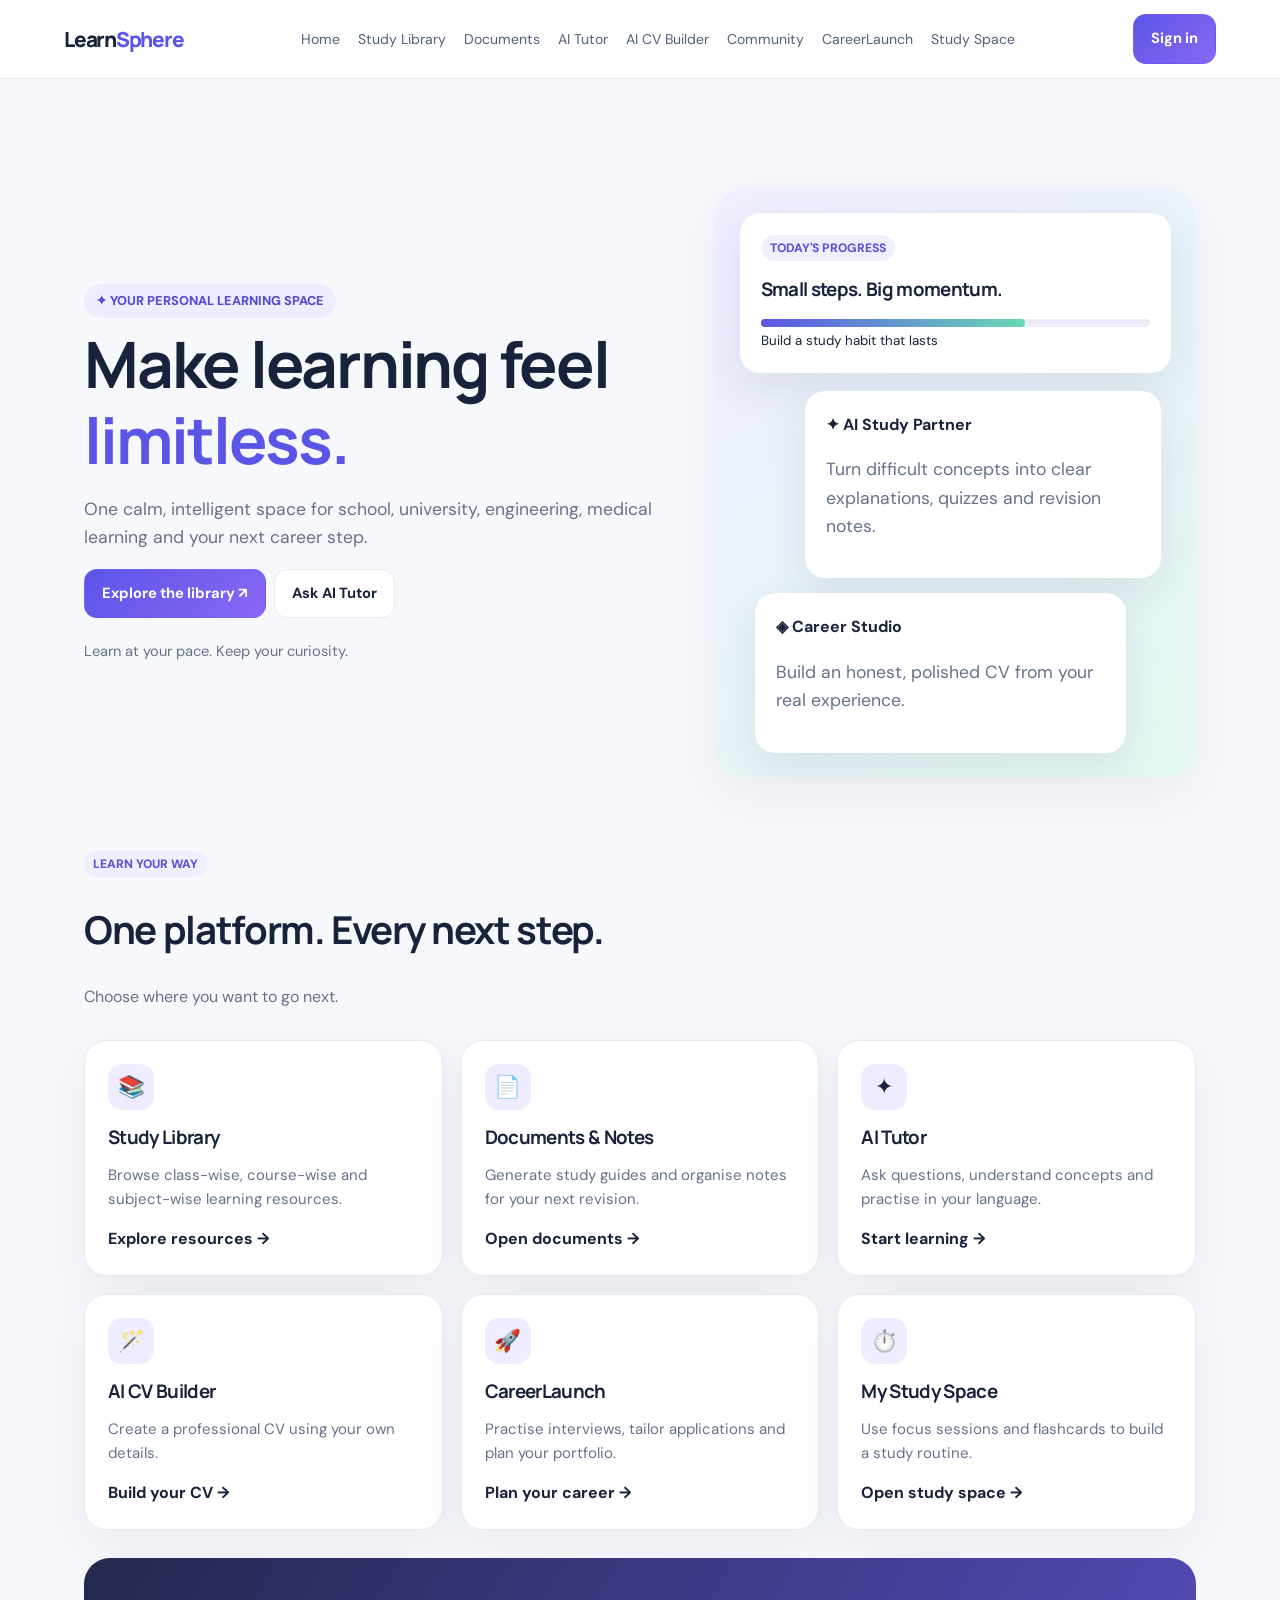
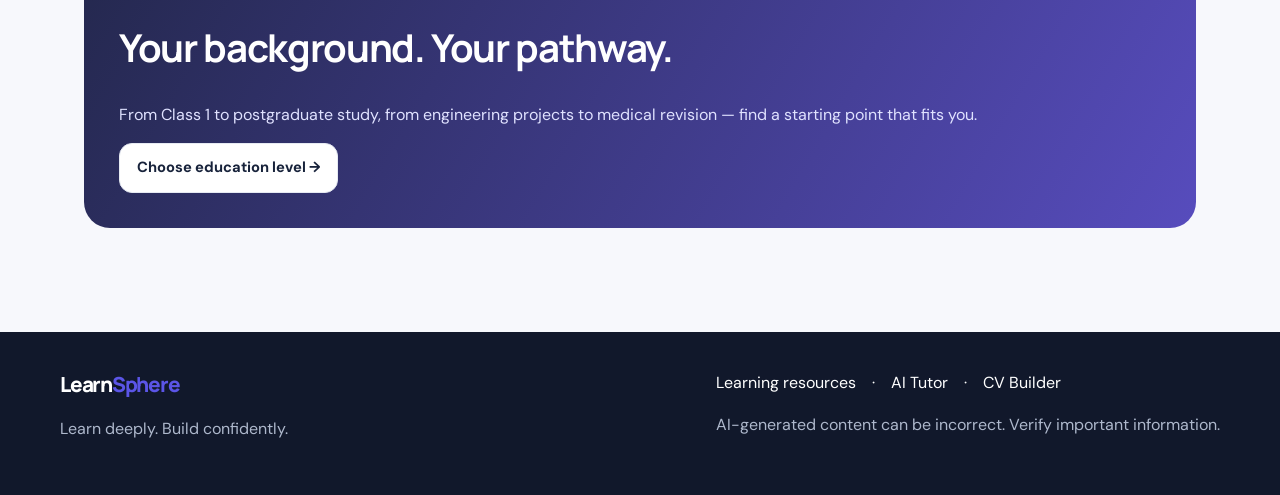
<file: learnsphere_auth/index.html>
<!doctype html><html lang="en"><head><meta charset="utf-8"><meta name="viewport" content="width=device-width,initial-scale=1"><meta name="description" content="LearnSphere AI learning and career tools"><title>Learn, grow and build | LearnSphere</title><link rel="stylesheet" href="styles.css"></head><body><div id="site-nav" class="nav"></div><main class="wrap"><section class="hero"><div class="reveal"><span class="eyebrow">✦ YOUR PERSONAL LEARNING SPACE</span><h1>Make learning feel <span style="color:var(--brand)">limitless.</span></h1><p>One calm, intelligent space for school, university, engineering, medical learning and your next career step.</p><div class="chips"><a class="btn primary" href="library.html">Explore the library ↗</a><a class="btn" href="tutor.html">Ask AI Tutor</a></div><p><small>Learn at your pace. Keep your curiosity.</small></p></div><div class="heroart reveal"><div class="floating"><span class="tag">TODAY'S PROGRESS</span><h3>Small steps. Big momentum.</h3><div style="height:8px;background:#ecebfa;border-radius:99px"><div style="width:68%;height:8px;background:linear-gradient(90deg,#5b55e7,#68d8b4);border-radius:99px"></div></div><small>Build a study habit that lasts</small></div><div class="floating"><b>✦ AI Study Partner</b><p>Turn difficult concepts into clear explanations, quizzes and revision notes.</p></div><div class="floating"><b>◈ Career Studio</b><p>Build an honest, polished CV from your real experience.</p></div></div></section><section class="reveal"><div class="sectionhead"><div><span class="tag">LEARN YOUR WAY</span><h2>One platform. Every next step.</h2><p>Choose where you want to go next.</p></div></div><div class="grid"><a class="card" href="library.html"><div class="ico">📚</div><h3>Study Library</h3><p>Browse class-wise, course-wise and subject-wise learning resources.</p><b>Explore resources →</b></a><a class="card" href="documents.html"><div class="ico">📄</div><h3>Documents & Notes</h3><p>Generate study guides and organise notes for your next revision.</p><b>Open documents →</b></a><a class="card" href="tutor.html"><div class="ico">✦</div><h3>AI Tutor</h3><p>Ask questions, understand concepts and practise in your language.</p><b>Start learning →</b></a><a class="card" href="cv-builder.html"><div class="ico">🪄</div><h3>AI CV Builder</h3><p>Create a professional CV using your own details.</p><b>Build your CV →</b></a><a class="card" href="career.html"><div class="ico">🚀</div><h3>CareerLaunch</h3><p>Practise interviews, tailor applications and plan your portfolio.</p><b>Plan your career →</b></a><a class="card" href="study-space.html"><div class="ico">⏱️</div><h3>My Study Space</h3><p>Use focus sessions and flashcards to build a study routine.</p><b>Open study space →</b></a></div></section><section class="banner reveal"><h2>Your background. Your pathway.</h2><p>From Class 1 to postgraduate study, from engineering projects to medical revision — find a starting point that fits you.</p><a class="btn" href="library.html">Choose education level →</a></section></main><footer id="site-footer" class="footer"></footer><script src="site.js"></script><script>shell('Home');</script></body></html>
</file>
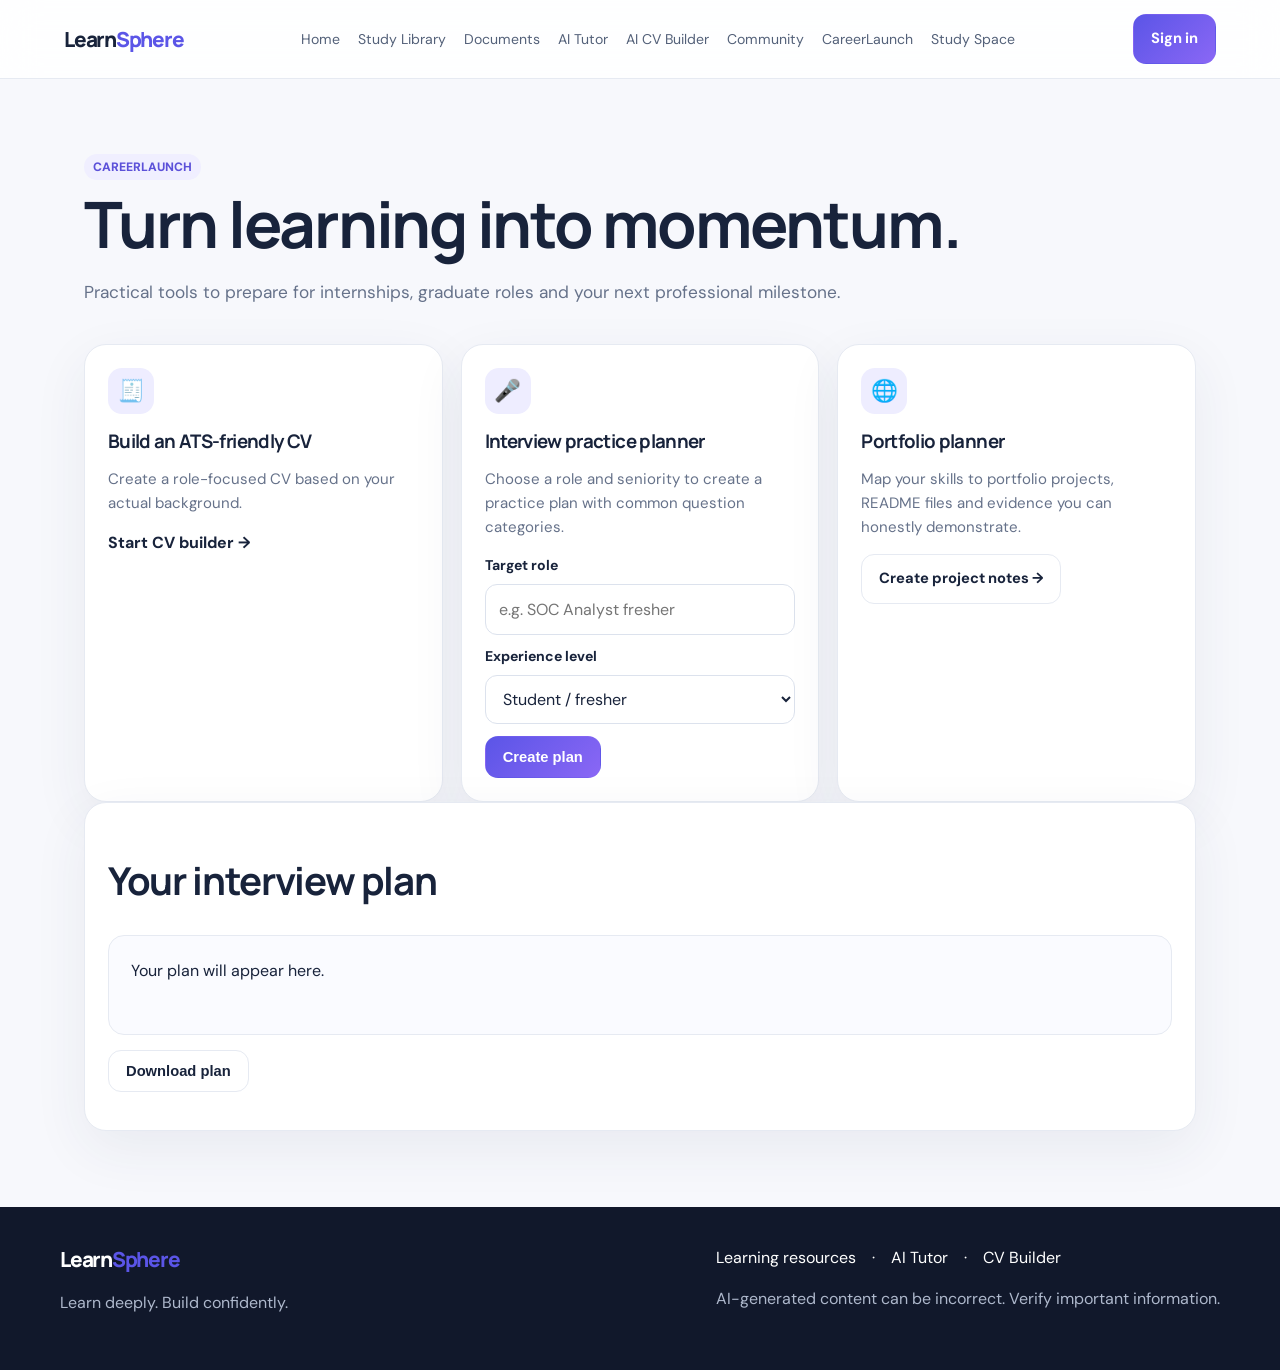
<file: learnsphere_auth/career.html>
<!doctype html><html lang="en"><head><meta charset="utf-8"><meta name="viewport" content="width=device-width,initial-scale=1"><meta name="description" content="LearnSphere AI learning and career tools"><title>CareerLaunch | LearnSphere</title><link rel="stylesheet" href="styles.css"></head><body><div id="site-nav" class="nav"></div><main class="wrap"><div class="pagehead reveal"><span class="tag">CAREERLAUNCH</span><h1>Turn learning into momentum.</h1><p>Practical tools to prepare for internships, graduate roles and your next professional milestone.</p></div><div class="grid"><a class="card reveal" href="cv-builder.html"><div class="ico">🧾</div><h3>Build an ATS-friendly CV</h3><p>Create a role-focused CV based on your actual background.</p><b>Start CV builder →</b></a><article class="card reveal"><div class="ico">🎤</div><h3>Interview practice planner</h3><p>Choose a role and seniority to create a practice plan with common question categories.</p><form id="interviewForm"><div class="field"><label>Target role</label><input id="role" required placeholder="e.g. SOC Analyst fresher"></div><div class="field" style="margin-top:10px"><label>Experience level</label><select id="seniority"><option>Student / fresher</option><option>Internship</option><option>Experienced</option></select></div><button class="btn primary" style="margin-top:12px" type="submit">Create plan</button></form></article><article class="card reveal"><div class="ico">🌐</div><h3>Portfolio planner</h3><p>Map your skills to portfolio projects, README files and evidence you can honestly demonstrate.</p><a class="btn" href="documents.html">Create project notes →</a></article></div><div class="card reveal"><h2>Your interview plan</h2><div id="interviewOutput" class="result">Your plan will appear here.</div><div class="chips"><button class="btn" data-download="#interviewOutput" data-filename="interview-practice-plan.txt">Download plan</button></div></div></main><footer id="site-footer" class="footer"></footer><script src="site.js"></script><script>shell('CareerLaunch');interviewForm.onsubmit=e=>{e.preventDefault();interviewOutput.textContent=`INTERVIEW PRACTICE PLAN — ${role.value}\nLevel: ${seniority.value}\n\n1. Role fundamentals: explain core concepts in your own words.\n2. Practical scenarios: practise troubleshooting and decision-making examples.\n3. Project walkthrough: describe the problem, your contribution, tools, challenges and evidence.\n4. Behavioural questions: prepare truthful STAR examples.\n5. Questions for the interviewer: prepare 3 thoughtful questions.\n\nSuggested routine: 30 minutes a day; record answers and improve clarity. Tailor this plan to the actual job description.`};</script></body></html>
</file>
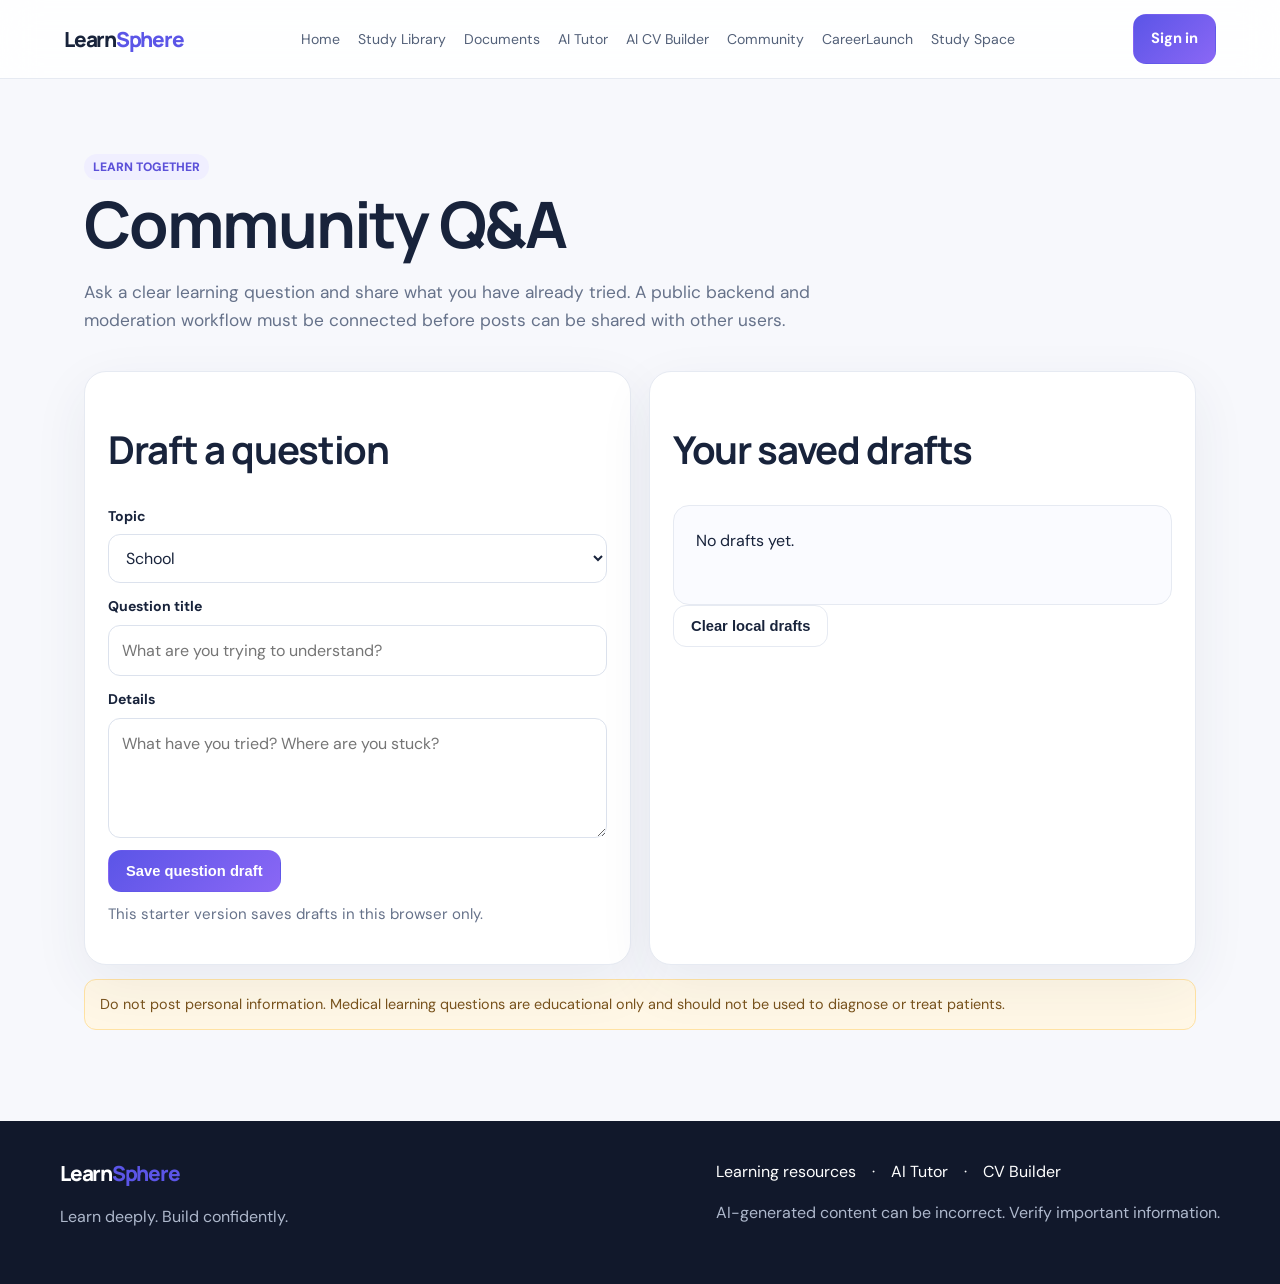
<file: learnsphere_auth/community.html>
<!doctype html><html lang="en"><head><meta charset="utf-8"><meta name="viewport" content="width=device-width,initial-scale=1"><meta name="description" content="LearnSphere AI learning and career tools"><title>Community Q&A | LearnSphere</title><link rel="stylesheet" href="styles.css"></head><body><div id="site-nav" class="nav"></div><main class="wrap"><div class="pagehead reveal"><span class="tag">LEARN TOGETHER</span><h1>Community Q&A</h1><p>Ask a clear learning question and share what you have already tried. A public backend and moderation workflow must be connected before posts can be shared with other users.</p></div><div class="grid two"><section class="card reveal"><h2>Draft a question</h2><form id="qForm"><div class="field"><label>Topic</label><select id="qTopic"><option>School</option><option>College / University</option><option>Engineering</option><option>Medical education</option><option>Programming / Cybersecurity</option><option>Career</option></select></div><div class="field" style="margin-top:12px"><label>Question title</label><input id="qTitle" required maxlength="140" placeholder="What are you trying to understand?"></div><div class="field" style="margin-top:12px"><label>Details</label><textarea id="qBody" required maxlength="5000" placeholder="What have you tried? Where are you stuck?"></textarea></div><button class="btn primary" style="margin-top:12px" type="submit">Save question draft</button><p class="status" id="qStatus">This starter version saves drafts in this browser only.</p></form></section><section class="card reveal"><h2>Your saved drafts</h2><div id="drafts" class="result">No drafts yet.</div><button class="btn" id="clearDrafts">Clear local drafts</button></section></div><p class="notice">Do not post personal information. Medical learning questions are educational only and should not be used to diagnose or treat patients.</p></main><footer id="site-footer" class="footer"></footer><script src="site.js"></script><script>shell('Community');function showDrafts(){const arr=JSON.parse(localStorage.getItem('lsDrafts')||'[]');drafts.textContent=arr.length?arr.map((x,i)=>`${i+1}. ${x.title} [${x.topic}]\n${x.body}`).join('\n\n---\n\n'):'No drafts yet.'}qForm.onsubmit=e=>{e.preventDefault();const arr=JSON.parse(localStorage.getItem('lsDrafts')||'[]');arr.unshift({title:qTitle.value,topic:qTopic.value,body:qBody.value,date:new Date().toISOString()});localStorage.setItem('lsDrafts',JSON.stringify(arr.slice(0,30)));qForm.reset();qStatus.textContent='Saved in this browser only. To publish to the community, connect a database and moderation system.';showDrafts()};clearDrafts.onclick=()=>{localStorage.removeItem('lsDrafts');showDrafts()};showDrafts();</script></body></html>
</file>
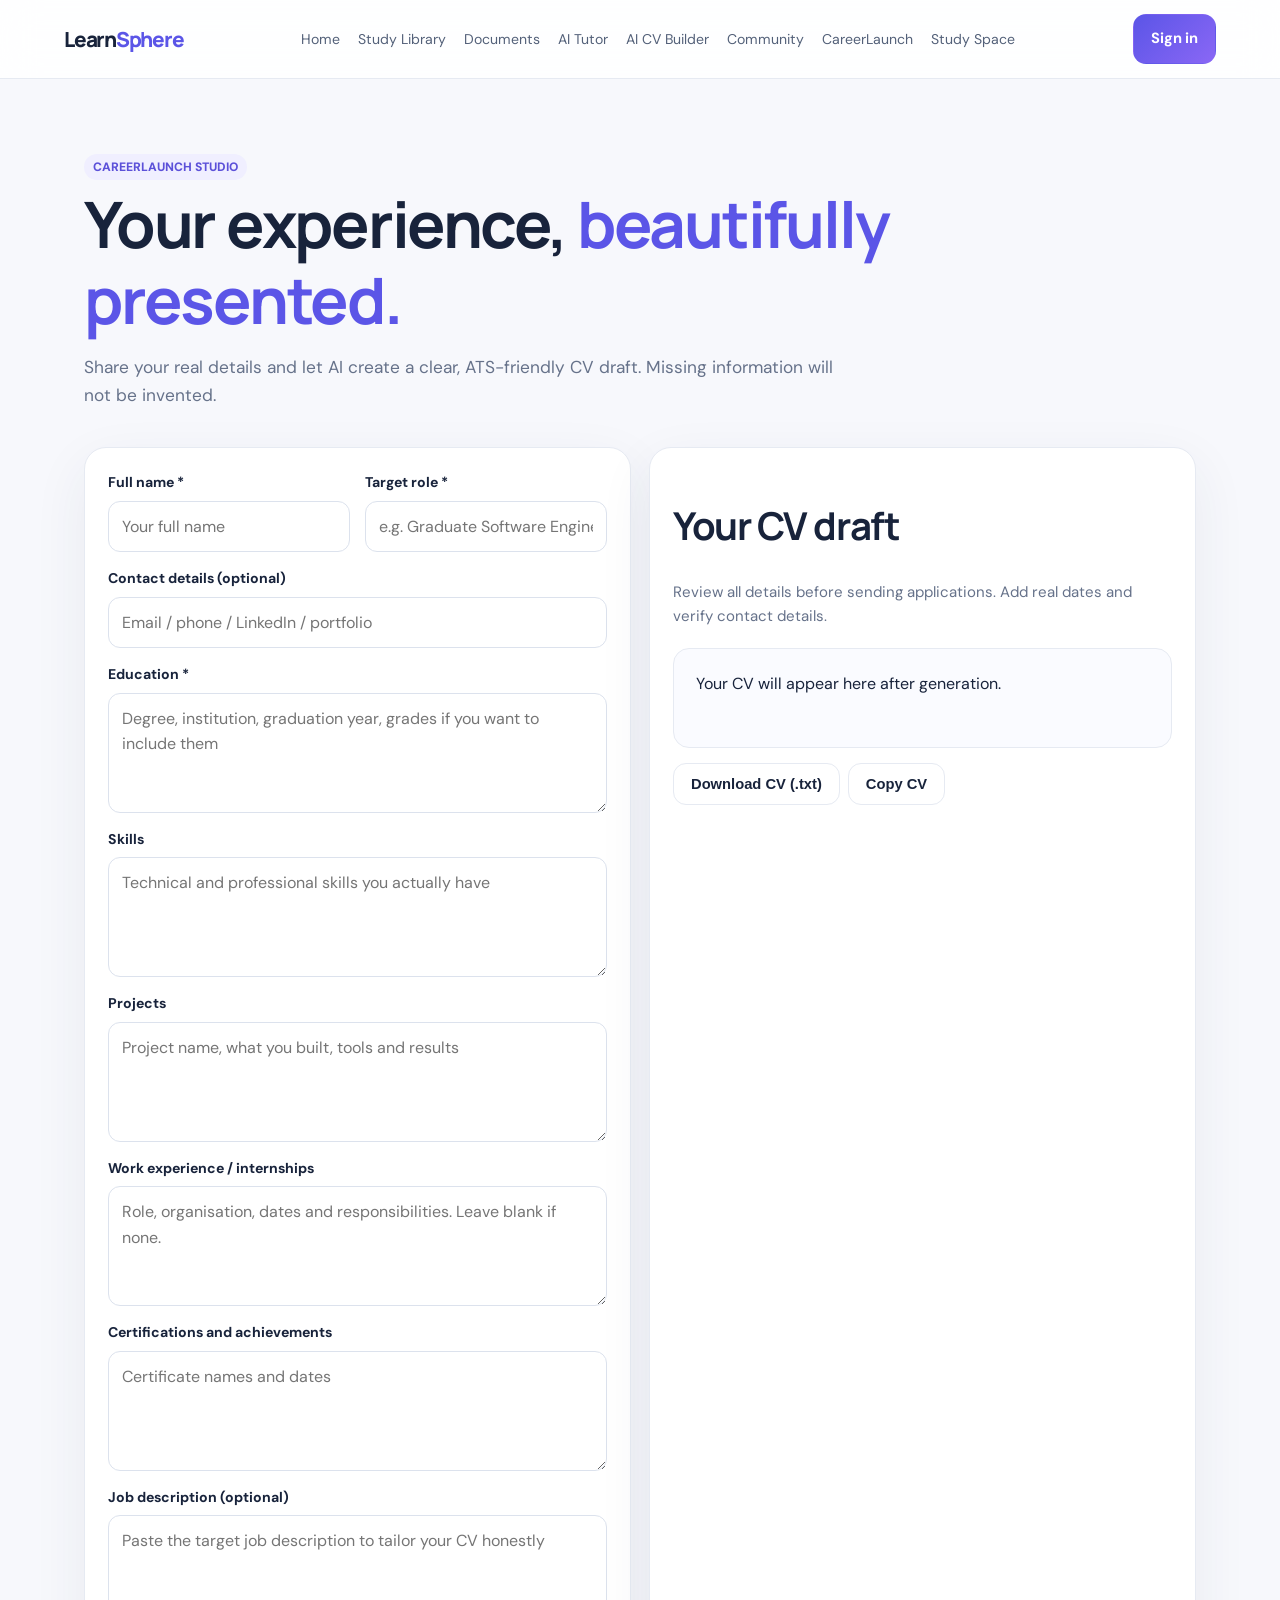
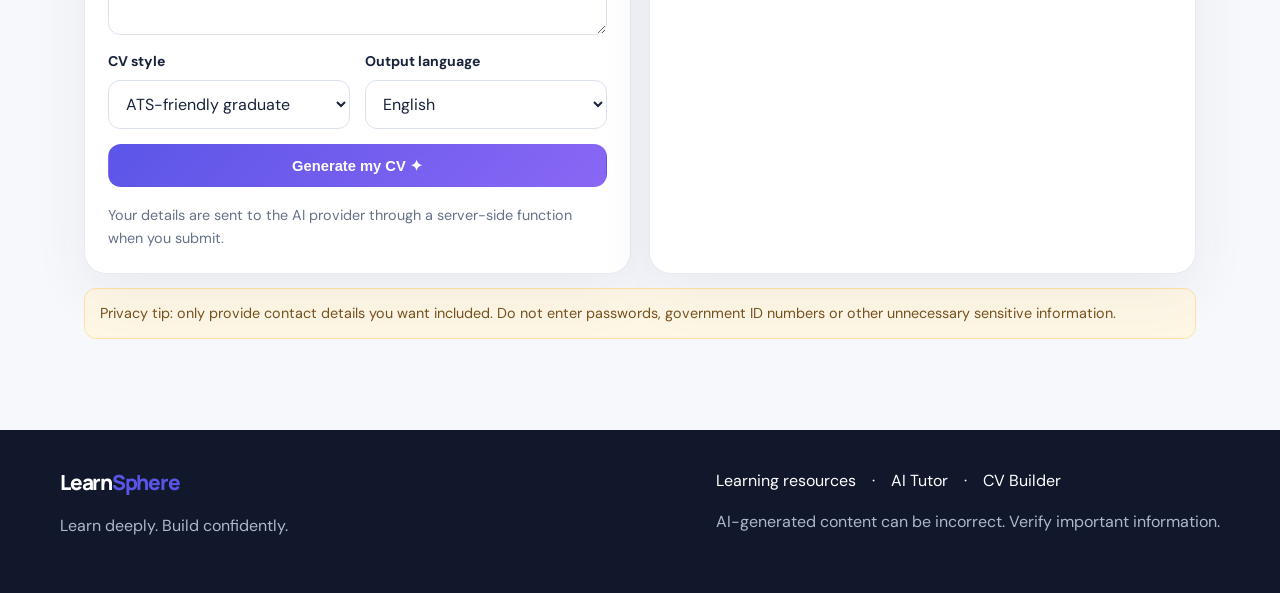
<file: learnsphere_auth/cv-builder.html>
<!doctype html><html lang="en"><head><meta charset="utf-8"><meta name="viewport" content="width=device-width,initial-scale=1"><meta name="description" content="LearnSphere AI learning and career tools"><title>AI CV Builder | LearnSphere</title><link rel="stylesheet" href="styles.css"></head><body><div id="site-nav" class="nav"></div><main class="wrap"><div class="pagehead reveal"><span class="tag">CAREERLAUNCH STUDIO</span><h1>Your experience, <span style="color:var(--brand)">beautifully presented.</span></h1><p>Share your real details and let AI create a clear, ATS-friendly CV draft. Missing information will not be invented.</p></div><div class="grid two"><section class="card reveal"><form id="cvForm" class="formgrid"><div class="field"><label>Full name *</label><input name="name" required placeholder="Your full name"></div><div class="field"><label>Target role *</label><input name="target" required placeholder="e.g. Graduate Software Engineer"></div><div class="field full"><label>Contact details (optional)</label><input name="contact" placeholder="Email / phone / LinkedIn / portfolio"></div><div class="field full"><label>Education *</label><textarea name="education" required placeholder="Degree, institution, graduation year, grades if you want to include them"></textarea></div><div class="field full"><label>Skills</label><textarea name="skills" placeholder="Technical and professional skills you actually have"></textarea></div><div class="field full"><label>Projects</label><textarea name="projects" placeholder="Project name, what you built, tools and results"></textarea></div><div class="field full"><label>Work experience / internships</label><textarea name="experience" placeholder="Role, organisation, dates and responsibilities. Leave blank if none."></textarea></div><div class="field full"><label>Certifications and achievements</label><textarea name="certificates" placeholder="Certificate names and dates"></textarea></div><div class="field full"><label>Job description (optional)</label><textarea name="job" placeholder="Paste the target job description to tailor your CV honestly"></textarea></div><div class="field"><label>CV style</label><select name="style"><option>ATS-friendly graduate</option><option>Modern professional</option><option>Academic / research</option><option>Engineering</option><option>Medical / clinical education</option></select></div><div class="field"><label>Output language</label><select name="language"><option>English</option><option>Hindi</option><option>Bengali</option></select></div><div class="field full"><button class="btn primary" type="submit" data-label="Generate my CV">Generate my CV ✦</button><div id="cvStatus" class="status">Your details are sent to the AI provider through a server-side function when you submit.</div></div></form></section><section class="card reveal"><h2>Your CV draft</h2><p>Review all details before sending applications. Add real dates and verify contact details.</p><div id="cvOutput" class="result">Your CV will appear here after generation.</div><div class="chips"><button class="btn" data-download="#cvOutput" data-filename="learnsphere-cv.txt">Download CV (.txt)</button><button class="btn" id="copyCV">Copy CV</button></div></section></div><p class="notice">Privacy tip: only provide contact details you want included. Do not enter passwords, government ID numbers or other unnecessary sensitive information.</p></main><footer id="site-footer" class="footer"></footer><script src="site.js"></script><script>shell('AI CV Builder');cvForm.onsubmit=e=>{e.preventDefault();callAI('/.netlify/functions/cv-builder',Object.fromEntries(new FormData(cvForm)),cvOutput,cvStatus)};copyCV.onclick=async()=>{try{await navigator.clipboard.writeText(cvOutput.textContent);copyCV.textContent='Copied ✓'}catch{cvStatus.textContent='Copy is unavailable; use Download CV.'}};</script></body></html>
</file>
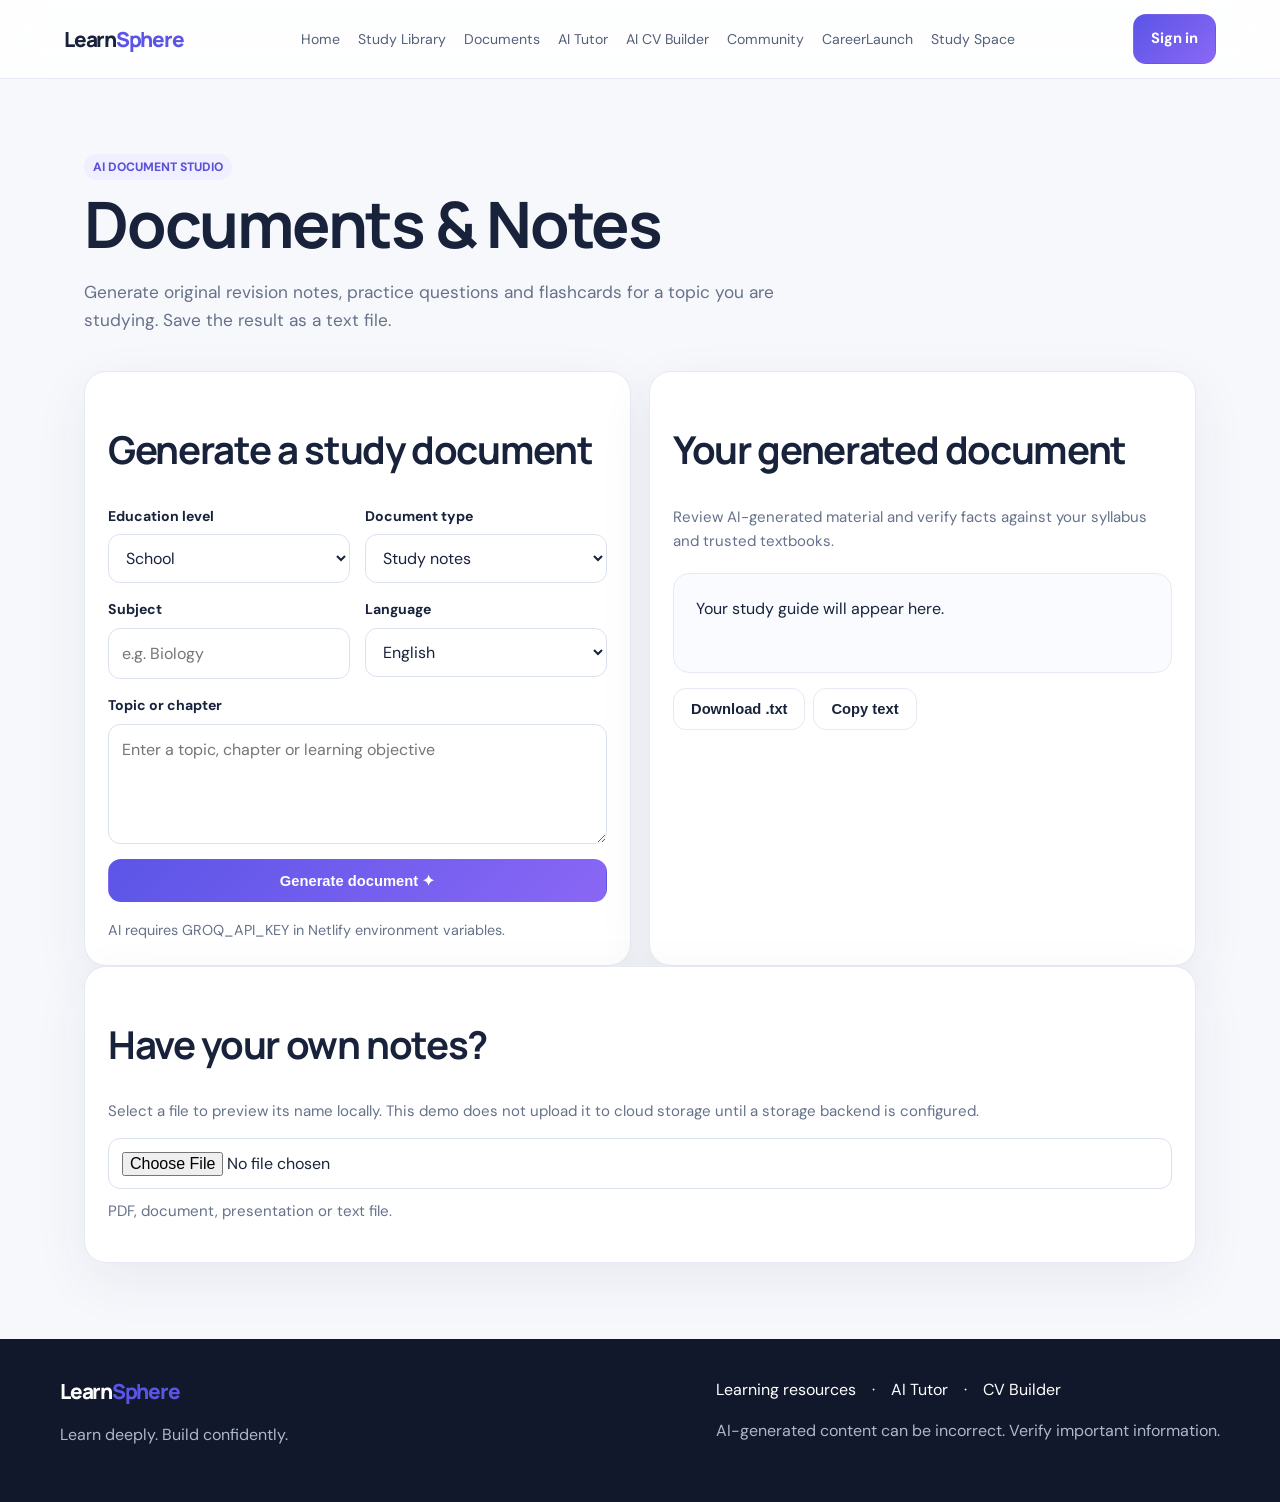
<file: learnsphere_auth/documents.html>
<!doctype html><html lang="en"><head><meta charset="utf-8"><meta name="viewport" content="width=device-width,initial-scale=1"><meta name="description" content="LearnSphere AI learning and career tools"><title>Documents & Notes | LearnSphere</title><link rel="stylesheet" href="styles.css"></head><body><div id="site-nav" class="nav"></div><main class="wrap"><div class="pagehead reveal"><span class="tag">AI DOCUMENT STUDIO</span><h1>Documents & Notes</h1><p>Generate original revision notes, practice questions and flashcards for a topic you are studying. Save the result as a text file.</p></div><div class="grid two"><section class="card reveal"><h2>Generate a study document</h2><form id="guideForm" class="formgrid"><div class="field"><label>Education level</label><select name="level"><option>School</option><option>Class 9–10</option><option>Class 11–12</option><option>College / University</option><option>BTech Engineering</option><option>Medical / MBBS</option></select></div><div class="field"><label>Document type</label><select name="kind"><option>Study notes</option><option>Exam revision sheet</option><option>Practice questions with answers</option><option>Flashcards</option><option>Beginner-friendly explanation</option></select></div><div class="field"><label>Subject</label><input required name="subject" placeholder="e.g. Biology"></div><div class="field"><label>Language</label><select name="language"><option>English</option><option>Hindi</option><option>Bengali</option><option>Tamil</option><option>Telugu</option><option>Marathi</option></select></div><div class="field full"><label>Topic or chapter</label><textarea required name="topic" placeholder="Enter a topic, chapter or learning objective"></textarea></div><div class="field full"><button class="btn primary" data-label="Generate document" type="submit">Generate document ✦</button><div id="guideStatus" class="status">AI requires GROQ_API_KEY in Netlify environment variables.</div></div></form></section><section class="card reveal"><h2>Your generated document</h2><p>Review AI-generated material and verify facts against your syllabus and trusted textbooks.</p><div id="guideOutput" class="result">Your study guide will appear here.</div><div class="chips"><button class="btn" data-download="#guideOutput" data-filename="learnsphere-study-guide.txt">Download .txt</button><button class="btn" id="copyGuide">Copy text</button></div></section></div><section class="card reveal"><h2>Have your own notes?</h2><p>Select a file to preview its name locally. This demo does not upload it to cloud storage until a storage backend is configured.</p><input type="file" id="noteFile" accept=".pdf,.txt,.md,.doc,.docx,.ppt,.pptx"><p id="fileStatus" class="status">PDF, document, presentation or text file.</p></section></main><footer id="site-footer" class="footer"></footer><script src="site.js"></script><script>shell('Documents');guideForm.onsubmit=e=>{e.preventDefault();const f=new FormData(guideForm);callAI('/.netlify/functions/study-guide',Object.fromEntries(f),guideOutput,guideStatus)};copyGuide.onclick=async()=>{try{await navigator.clipboard.writeText(guideOutput.textContent);copyGuide.textContent='Copied ✓'}catch{guideStatus.textContent='Copy is unavailable in this browser; use Download .txt.'}};noteFile.onchange=()=>fileStatus.textContent=noteFile.files[0]?`Selected: ${noteFile.files[0].name} (${Math.ceil(noteFile.files[0].size/1024)} KB). Not uploaded.`:'No file selected.';</script></body></html>
</file>
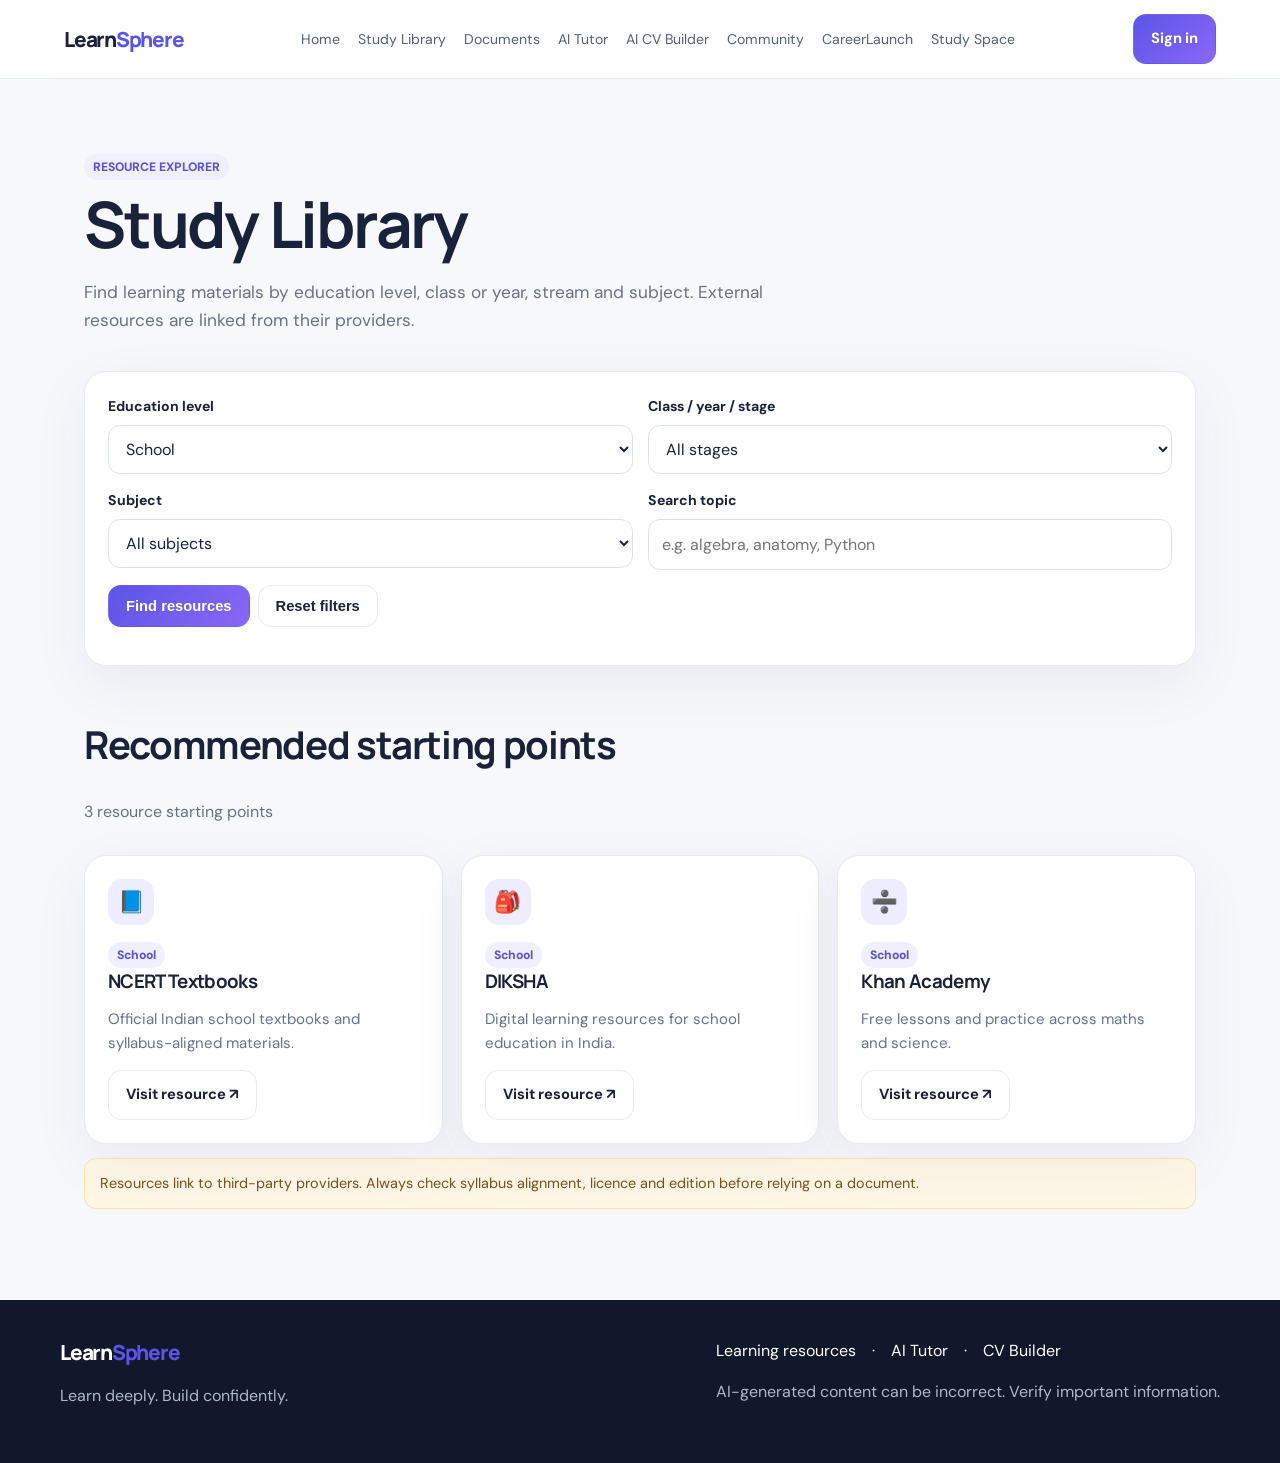
<file: learnsphere_auth/library.html>
<!doctype html><html lang="en"><head><meta charset="utf-8"><meta name="viewport" content="width=device-width,initial-scale=1"><meta name="description" content="LearnSphere AI learning and career tools"><title>Study Library | LearnSphere</title><link rel="stylesheet" href="styles.css"></head><body><div id="site-nav" class="nav"></div><main class="wrap"><div class="pagehead reveal"><span class="tag">RESOURCE EXPLORER</span><h1>Study Library</h1><p>Find learning materials by education level, class or year, stream and subject. External resources are linked from their providers.</p></div><div class="card reveal"><div class="formgrid"><div class="field"><label>Education level</label><select id="level"><option>School</option><option>College</option><option>University</option><option>Engineering</option><option>Medical</option><option>Competitive exams</option><option>Professional skills</option></select></div><div class="field"><label>Class / year / stage</label><select id="stage"><option>All stages</option><option>Class 1–5</option><option>Class 6–8</option><option>Class 9–10</option><option>Class 11–12</option><option>Undergraduate</option><option>Postgraduate</option><option>MBBS / medical</option><option>BTech / engineering</option></select></div><div class="field"><label>Subject</label><select id="subject"><option>All subjects</option><option>Mathematics</option><option>Physics</option><option>Chemistry</option><option>Biology</option><option>English</option><option>Computer Science</option><option>Programming</option><option>Cybersecurity</option><option>Anatomy</option><option>Public Health</option><option>Engineering Mathematics</option><option>Electronics</option></select></div><div class="field"><label>Search topic</label><input id="q" placeholder="e.g. algebra, anatomy, Python"></div></div><div class="chips"><button class="btn primary" id="searchBtn">Find resources</button><button class="btn" id="resetBtn">Reset filters</button></div></div><div class="sectionhead"><div><h2>Recommended starting points</h2><p id="count">Select filters to narrow your search.</p></div></div><div id="resources" class="grid"></div><p class="notice">Resources link to third-party providers. Always check syllabus alignment, licence and edition before relying on a document.</p></main><footer id="site-footer" class="footer"></footer><script src="site.js"></script><script>shell('Study Library');const data=[['NCERT Textbooks','School','All subjects','Official Indian school textbooks and syllabus-aligned materials.','https://ncert.nic.in/textbook.php','📘'],['DIKSHA','School','All subjects','Digital learning resources for school education in India.','https://diksha.gov.in/','🎒'],['Khan Academy','School','Mathematics','Free lessons and practice across maths and science.','https://www.khanacademy.org/','➗'],['SWAYAM','University','All subjects','Indian online courses across disciplines.','https://swayam.gov.in/','🎓'],['NPTEL','Engineering','Engineering Mathematics','Engineering, science and technology courses from IITs and IISc.','https://nptel.ac.in/','⚙️'],['MIT OpenCourseWare','University','Computer Science','Open course materials across university subjects.','https://ocw.mit.edu/','💻'],['OpenStax','College','All subjects','Free openly licensed textbooks, especially STEM.','https://openstax.org/','📚'],['freeCodeCamp','Professional skills','Programming','Hands-on web development and programming learning.','https://www.freecodecamp.org/','⌨️'],['Cisco Networking Academy','Professional skills','Cybersecurity','Networking and cybersecurity learning paths.','https://www.netacad.com/','🛡️'],['NMC India','Medical','Anatomy','Official medical education and regulation information.','https://www.nmc.org.in/','🩺'],['WHO Health Topics','Medical','Public Health','Authoritative public-health topic information.','https://www.who.int/health-topics','🌍'],['PubMed','Medical','Biology','Search biomedical literature and research abstracts.','https://pubmed.ncbi.nlm.nih.gov/','🔬']];function render(){const l=level.value,s=subject.value,qv=q.value.toLowerCase();const found=data.filter(d=>(l==='School'?d[1]==='School':l==='Engineering'?['Engineering','Professional skills'].includes(d[1]):l==='Medical'?d[1]==='Medical':l==='College'?['College','University'].includes(d[1]):l==='University'?['University','College'].includes(d[1]):true)&&(s==='All subjects'||d[2]===s||d[2]==='All subjects')&&(d.join(' ').toLowerCase().includes(qv)));count.textContent=found.length+' resource starting points';resources.innerHTML=found.map(d=>`<article class="card reveal visible"><div class="ico">${d[5]}</div><span class="tag">${d[1]}</span><h3>${d[0]}</h3><p>${d[3]}</p><a class="btn" href="${d[4]}" target="_blank" rel="noopener">Visit resource ↗</a></article>`).join('')||'<div class="card">No exact match. Try All subjects or a broader search.</div>'}searchBtn.onclick=render;resetBtn.onclick=()=>{level.selectedIndex=0;stage.selectedIndex=0;subject.selectedIndex=0;q.value='';render()};render();</script></body></html>
</file>
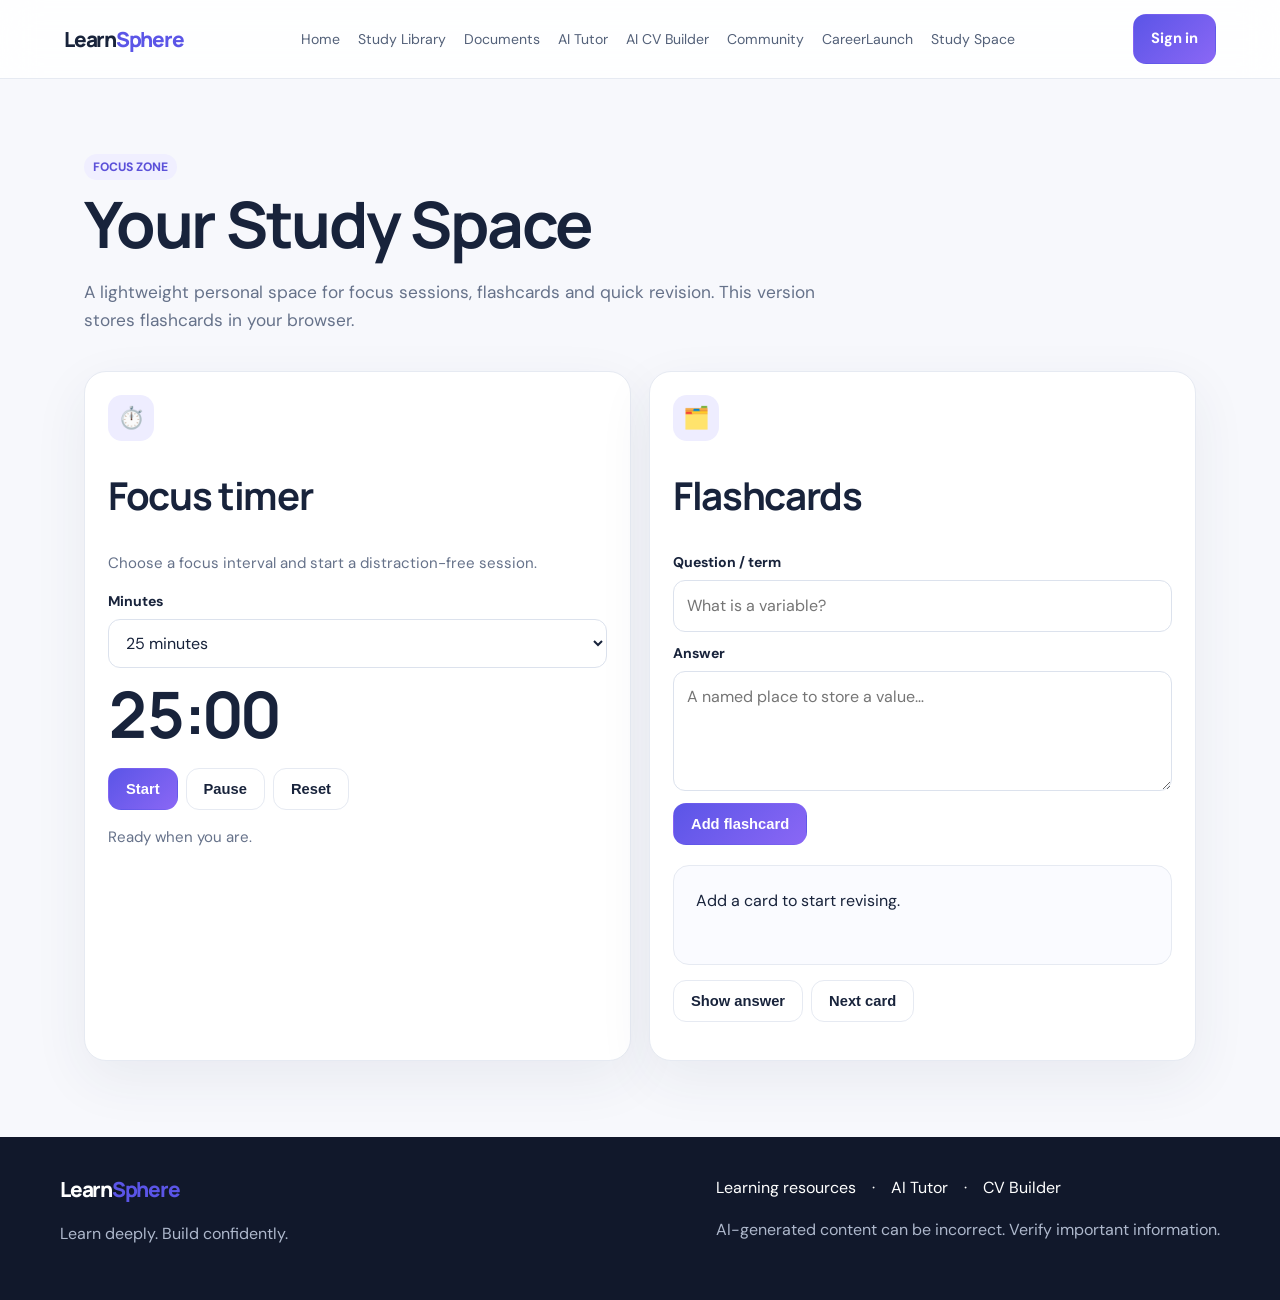
<file: learnsphere_auth/study-space.html>
<!doctype html><html lang="en"><head><meta charset="utf-8"><meta name="viewport" content="width=device-width,initial-scale=1"><meta name="description" content="LearnSphere AI learning and career tools"><title>My Study Space | LearnSphere</title><link rel="stylesheet" href="styles.css"></head><body><div id="site-nav" class="nav"></div><main class="wrap"><div class="pagehead reveal"><span class="tag">FOCUS ZONE</span><h1>Your Study Space</h1><p>A lightweight personal space for focus sessions, flashcards and quick revision. This version stores flashcards in your browser.</p></div><div class="grid two"><section class="card reveal"><div class="ico">⏱️</div><h2>Focus timer</h2><p>Choose a focus interval and start a distraction-free session.</p><div class="field"><label>Minutes</label><select id="minutes"><option value="15">15 minutes</option><option value="25" selected>25 minutes</option><option value="45">45 minutes</option><option value="60">60 minutes</option></select></div><h1 id="clock" style="font-variant-numeric:tabular-nums">25:00</h1><div class="chips"><button class="btn primary" id="startTimer">Start</button><button class="btn" id="pauseTimer">Pause</button><button class="btn" id="resetTimer">Reset</button></div><p id="timerStatus" class="status">Ready when you are.</p></section><section class="card reveal"><div class="ico">🗂️</div><h2>Flashcards</h2><form id="flashForm"><div class="field"><label>Question / term</label><input id="front" required placeholder="What is a variable?"></div><div class="field" style="margin-top:10px"><label>Answer</label><textarea id="back" required placeholder="A named place to store a value…"></textarea></div><button class="btn primary" style="margin-top:12px" type="submit">Add flashcard</button></form><div class="result" id="flashView">Add a card to start revising.</div><div class="chips"><button class="btn" id="flipCard">Show answer</button><button class="btn" id="nextCard">Next card</button></div><p id="flashStatus" class="status"></p></section></div></main><footer id="site-footer" class="footer"></footer><script src="site.js"></script><script>shell('Study Space');let remain=25*60,tick=null;function draw(){clock.textContent=String(Math.floor(remain/60)).padStart(2,'0')+':'+String(remain%60).padStart(2,'0')}minutes.onchange=()=>{clearInterval(tick);tick=null;remain=Number(minutes.value)*60;draw();timerStatus.textContent='Timer reset.'};startTimer.onclick=()=>{if(tick)return;timerStatus.textContent='Focus session in progress.';tick=setInterval(()=>{remain--;draw();if(remain<=0){clearInterval(tick);tick=null;timerStatus.textContent='Session complete — take a short break.';if('Notification'in window&&Notification.permission==='granted')new Notification('LearnSphere',{body:'Focus session complete!'})}},1000)};pauseTimer.onclick=()=>{clearInterval(tick);tick=null;timerStatus.textContent='Paused.'};resetTimer.onclick=()=>{clearInterval(tick);tick=null;remain=Number(minutes.value)*60;draw();timerStatus.textContent='Ready when you are.'};let cards=JSON.parse(localStorage.getItem('lsCards')||'[]'),idx=0,showBack=false;function showCard(){if(!cards.length){flashView.textContent='Add a card to start revising.';flashStatus.textContent='';return}idx=(idx+cards.length)%cards.length;flashView.textContent=showBack?cards[idx].back:cards[idx].front;flashStatus.textContent=`Card ${idx+1} of ${cards.length} · ${showBack?'Answer':'Question'}`}flashForm.onsubmit=e=>{e.preventDefault();cards.push({front:front.value,back:back.value});localStorage.setItem('lsCards',JSON.stringify(cards));flashForm.reset();idx=cards.length-1;showBack=false;showCard()};flipCard.onclick=()=>{showBack=!showBack;showCard()};nextCard.onclick=()=>{idx++;showBack=false;showCard()};showCard();draw();</script></body></html>
</file>
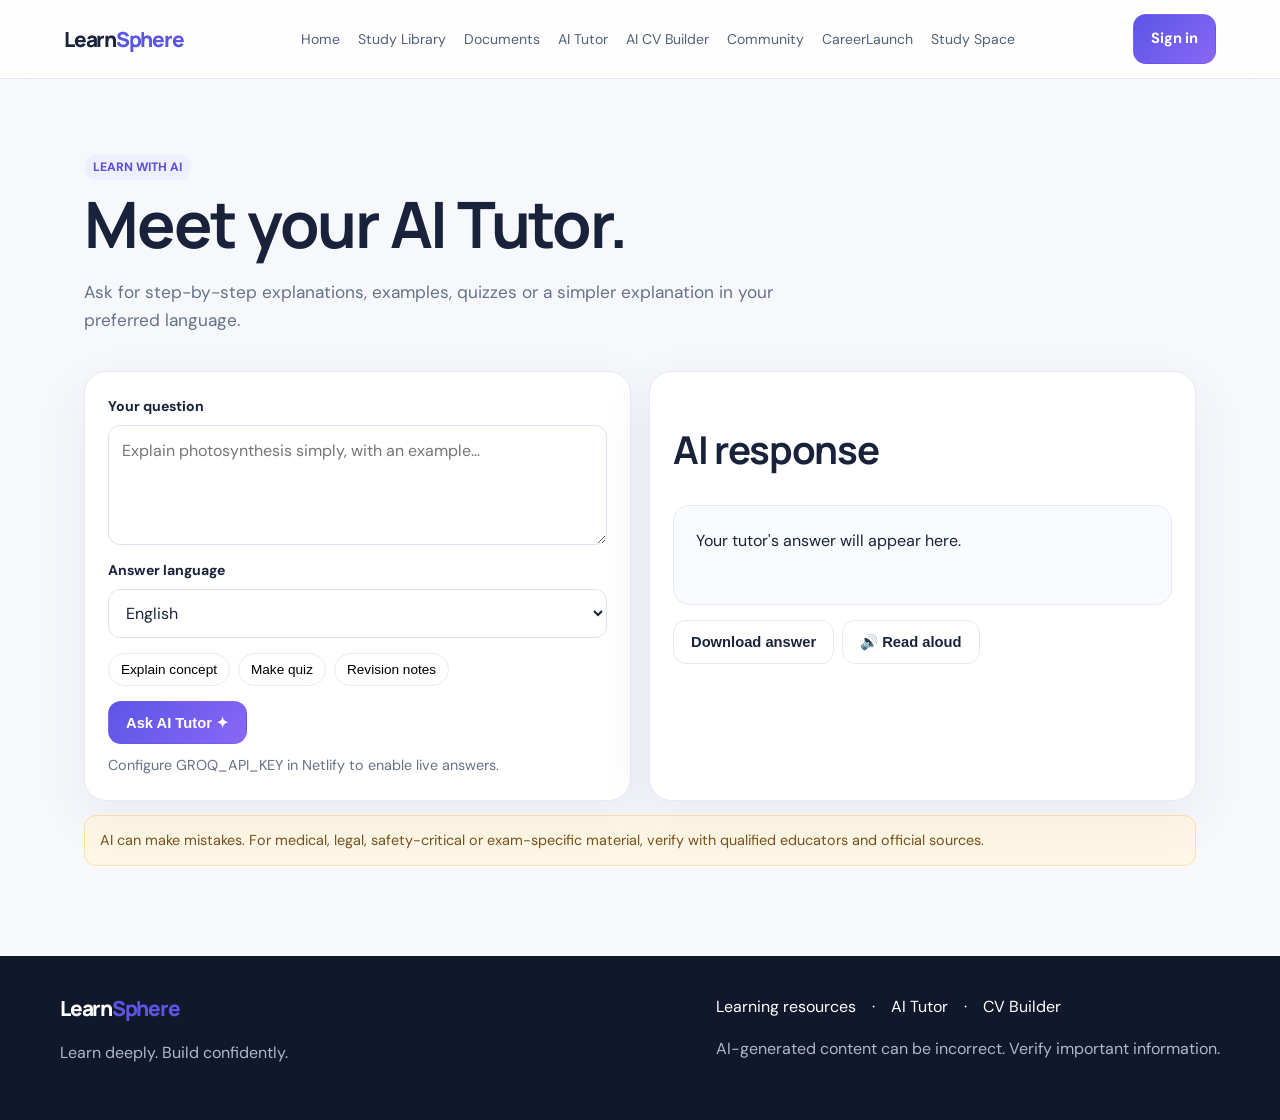
<file: learnsphere_auth/tutor.html>
<!doctype html><html lang="en"><head><meta charset="utf-8"><meta name="viewport" content="width=device-width,initial-scale=1"><meta name="description" content="LearnSphere AI learning and career tools"><title>AI Tutor | LearnSphere</title><link rel="stylesheet" href="styles.css"></head><body><div id="site-nav" class="nav"></div><main class="wrap"><div class="pagehead reveal"><span class="tag">LEARN WITH AI</span><h1>Meet your AI Tutor.</h1><p>Ask for step-by-step explanations, examples, quizzes or a simpler explanation in your preferred language.</p></div><div class="grid two"><section class="card reveal"><form id="tutorForm"><div class="field"><label>Your question</label><textarea id="question" required placeholder="Explain photosynthesis simply, with an example…"></textarea></div><div class="field" style="margin-top:14px"><label>Answer language</label><select id="language"><option>English</option><option>Hindi</option><option>Bengali</option><option>Tamil</option><option>Telugu</option><option>Marathi</option></select></div><div class="chips"><button type="button" class="chip" data-prompt="Explain this concept step by step with a simple example: ">Explain concept</button><button type="button" class="chip" data-prompt="Create a 10-question practice quiz with answers about: ">Make quiz</button><button type="button" class="chip" data-prompt="Summarise this topic into revision notes: ">Revision notes</button></div><button class="btn primary" type="submit" data-label="Ask the tutor">Ask AI Tutor ✦</button><div class="status" id="tutorStatus">Configure GROQ_API_KEY in Netlify to enable live answers.</div></form></section><section class="card reveal"><h2>AI response</h2><div id="tutorOutput" class="result">Your tutor's answer will appear here.</div><div class="chips"><button class="btn" data-download="#tutorOutput" data-filename="learnsphere-ai-answer.txt">Download answer</button><button class="btn" id="readAnswer">🔊 Read aloud</button></div></section></div><p class="notice">AI can make mistakes. For medical, legal, safety-critical or exam-specific material, verify with qualified educators and official sources.</p></main><footer id="site-footer" class="footer"></footer><script src="site.js"></script><script>shell('AI Tutor');document.querySelectorAll('[data-prompt]').forEach(b=>b.onclick=()=>{question.value=b.dataset.prompt+question.value;question.focus()});tutorForm.onsubmit=e=>{e.preventDefault();callAI('/.netlify/functions/study-tutor',{question:question.value,language:language.value},tutorOutput,tutorStatus)};readAnswer.onclick=()=>{if('speechSynthesis'in window){speechSynthesis.cancel();speechSynthesis.speak(new SpeechSynthesisUtterance(tutorOutput.textContent))}else tutorStatus.textContent='Text-to-speech is not supported in this browser.'};</script></body></html>
</file>
<file: learnsphere_auth/styles.css>
@import url('https://fonts.googleapis.com/css2?family=DM+Sans:wght@400;500;600;700&family=Manrope:wght@400;500;600;700;800&display=swap');:root{--bg:#f7f8fc;--surface:#fff;--ink:#18233b;--muted:#66728a;--line:#e6eaf2;--brand:#5b55e7;--brand2:#8a67f5;--mint:#dff9ef;--shadow:0 18px 55px #27365c12}*{box-sizing:border-box}html{scroll-behavior:smooth}body{margin:0;background:var(--bg);color:var(--ink);font-family:'DM Sans',sans-serif;line-height:1.6}h1,h2,h3,h4{font-family:Manrope,sans-serif;line-height:1.18;letter-spacing:-.035em}h1{font-size:clamp(2.4rem,5vw,4.4rem);margin:.5rem 0 1rem}h2{font-size:clamp(1.6rem,3vw,2.4rem)}p{color:var(--muted)}a{color:inherit;text-decoration:none}.nav{position:sticky;top:0;z-index:30;background:#ffffffdf;backdrop-filter:blur(18px);border-bottom:1px solid var(--line)}.navin{max-width:1200px;margin:auto;padding:14px 24px;display:flex;align-items:center;gap:24px}.logo{font:800 1.3rem Manrope;letter-spacing:-.06em;white-space:nowrap}.logo span{color:var(--brand)}.links{display:flex;gap:18px;align-items:center;flex:1;justify-content:center}.links a{font-size:.88rem;color:#536079;transition:color .2s,transform .2s}.links a:hover{color:var(--brand);transform:translateY(-2px)}.btn{display:inline-flex;align-items:center;justify-content:center;gap:8px;padding:12px 17px;border:1px solid var(--line);border-radius:13px;background:var(--surface);color:var(--ink);font-weight:700;font-size:.92rem;cursor:pointer;transition:transform .22s,box-shadow .22s,background .22s}.btn:hover{transform:translateY(-3px);box-shadow:0 10px 24px #27365c1a}.primary{background:linear-gradient(135deg,var(--brand),var(--brand2));color:white;border-color:transparent}.wrap{max-width:1160px;margin:auto;padding:44px 24px 76px}.hero{padding:65px 0 48px;display:grid;grid-template-columns:1.1fr .9fr;gap:42px;align-items:center}.eyebrow{display:inline-flex;align-items:center;gap:8px;background:#eeedff;color:#554bd3;border-radius:99px;padding:7px 12px;font-size:.8rem;font-weight:800}.hero p{font-size:1.1rem;max-width:620px}.heroart{background:linear-gradient(145deg,#eeedff,#e2f8f1);border-radius:32px;padding:25px;min-height:330px;box-shadow:var(--shadow);position:relative;overflow:hidden}.floating{background:#fff;border:1px solid #ffffffa8;border-radius:20px;padding:20px;box-shadow:0 15px 40px #35306b18;animation:float 6s ease-in-out infinite}.floating:nth-child(2){margin:18px 10px 0 65px;animation-delay:-2s}.floating:nth-child(3){margin:15px 45px 0 15px;animation-delay:-4s}@keyframes float{0%,100%{transform:translateY(0)}50%{transform:translateY(-8px)}}.grid{display:grid;grid-template-columns:repeat(3,minmax(0,1fr));gap:18px}.grid.two{grid-template-columns:repeat(2,minmax(0,1fr))}.card{background:var(--surface);border:1px solid var(--line);border-radius:22px;padding:23px;box-shadow:var(--shadow);transition:transform .25s,border-color .25s,box-shadow .25s;min-width:0}.card:hover{transform:translateY(-5px);border-color:#c9c5ff;box-shadow:0 22px 50px #27365c18}.ico{height:46px;width:46px;border-radius:14px;background:#eeedff;display:grid;place-items:center;font-size:1.35rem;margin-bottom:16px}.card h3{margin:.2rem 0 .6rem}.card p{font-size:.94rem}.sectionhead{display:flex;justify-content:space-between;gap:20px;align-items:end;margin:24px 0}.sectionhead p{margin:.4rem 0}.tag{font-size:.76rem;font-weight:800;color:#5c51d9;background:#f0efff;padding:5px 9px;border-radius:99px}.formgrid{display:grid;grid-template-columns:repeat(2,minmax(0,1fr));gap:15px}.field{display:flex;flex-direction:column;gap:7px}.field.full{grid-column:1/-1}label{font-size:.88rem;font-weight:700}input,select,textarea{width:100%;border:1px solid #dce2ed;background:#fff;border-radius:12px;padding:12px 13px;font:inherit;color:var(--ink);outline:none;transition:border .2s,box-shadow .2s}textarea{min-height:120px;resize:vertical}input:focus,select:focus,textarea:focus{border-color:var(--brand);box-shadow:0 0 0 4px #6256e71c}.result{white-space:pre-wrap;background:#fafbff;border:1px solid var(--line);padding:22px;border-radius:16px;min-height:100px;margin-top:20px;overflow-wrap:anywhere}.status{color:var(--muted);font-size:.9rem;margin-top:10px}.chips{display:flex;gap:8px;flex-wrap:wrap;margin:15px 0}.chip{border:1px solid var(--line);border-radius:99px;padding:8px 12px;background:#fff;font-size:.85rem;cursor:pointer}.chip:hover{border-color:var(--brand);color:var(--brand)}.banner{border-radius:26px;padding:35px;background:linear-gradient(120deg,#24284e,#574cbd);color:white;margin:28px 0}.banner p{color:#e0e2ff}.footer{background:#11182b;color:#fff;padding:38px 24px}.footerin{max-width:1160px;margin:auto;display:flex;justify-content:space-between;gap:20px;flex-wrap:wrap}.footer p{color:#aeb8cc}.menuBtn{display:none}.reveal{opacity:0;transform:translateY(18px);transition:opacity .65s ease,transform .65s cubic-bezier(.2,.8,.2,1)}.reveal.visible{opacity:1;transform:translateY(0)}.pagehead{padding:30px 0 20px}.pagehead p{max-width:760px;font-size:1.08rem}.notice{padding:13px 15px;background:#fff7e6;border:1px solid #ffe2a3;border-radius:12px;color:#79531c;font-size:.9rem}.resource{display:flex;justify-content:space-between;gap:14px;align-items:center}.resource small{color:var(--muted)}.hide{display:none!important}@media(max-width:900px){.links{display:none;position:absolute;top:66px;left:12px;right:12px;padding:18px;background:#fff;border:1px solid var(--line);border-radius:18px;box-shadow:var(--shadow);flex-direction:column;align-items:stretch}.links.open{display:flex}.menuBtn{display:inline-flex}.navin{gap:12px}.navin .push{margin-left:auto}.hero{grid-template-columns:1fr;padding-top:35px}.grid{grid-template-columns:repeat(2,minmax(0,1fr))}}@media(max-width:600px){.wrap{padding:28px 16px 55px}.grid,.grid.two,.formgrid{grid-template-columns:1fr}.hero{gap:25px}.heroart{min-height:auto}.sectionhead{align-items:start;flex-direction:column}.navin{padding:12px 14px}.navin .desktop{display:none}.card{padding:19px}}@media(prefers-reduced-motion:reduce){*,*::before,*::after{scroll-behavior:auto!important;animation:none!important;transition:none!important}.reveal{opacity:1;transform:none}}
</file>
